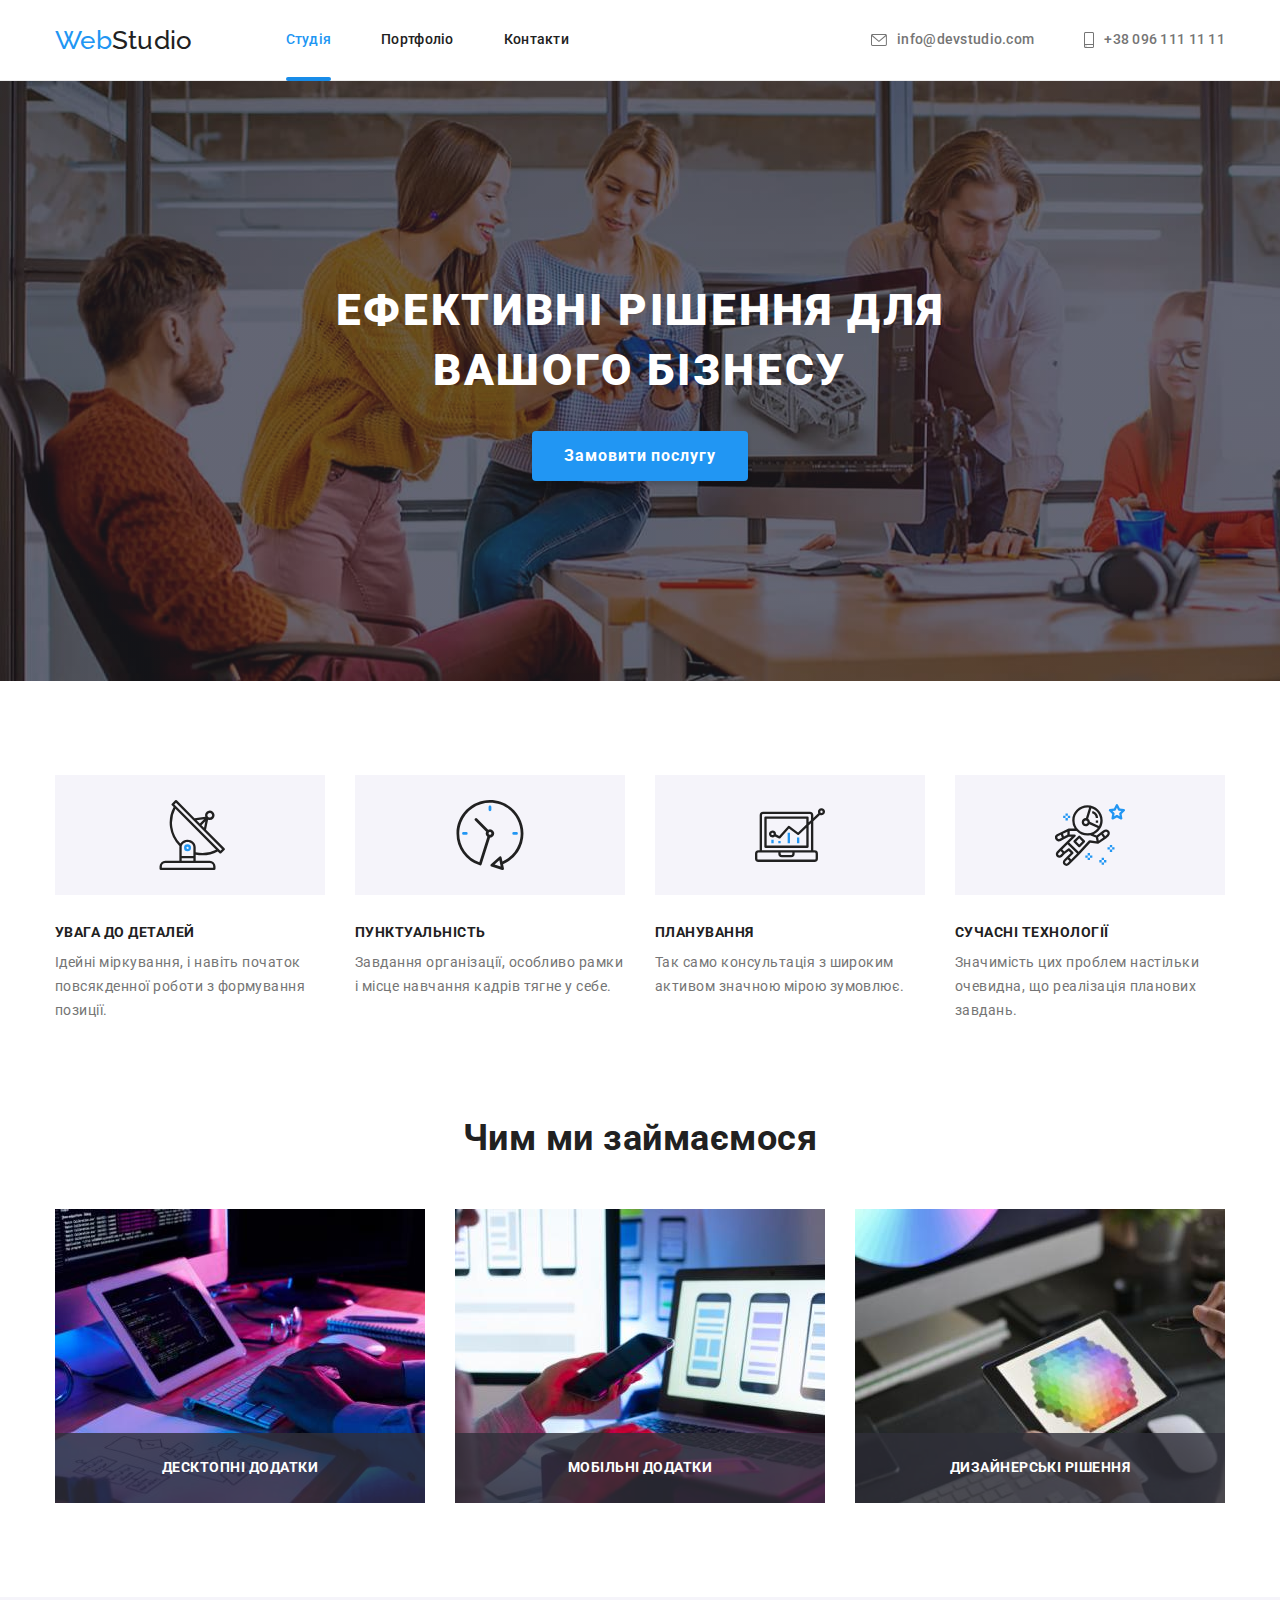
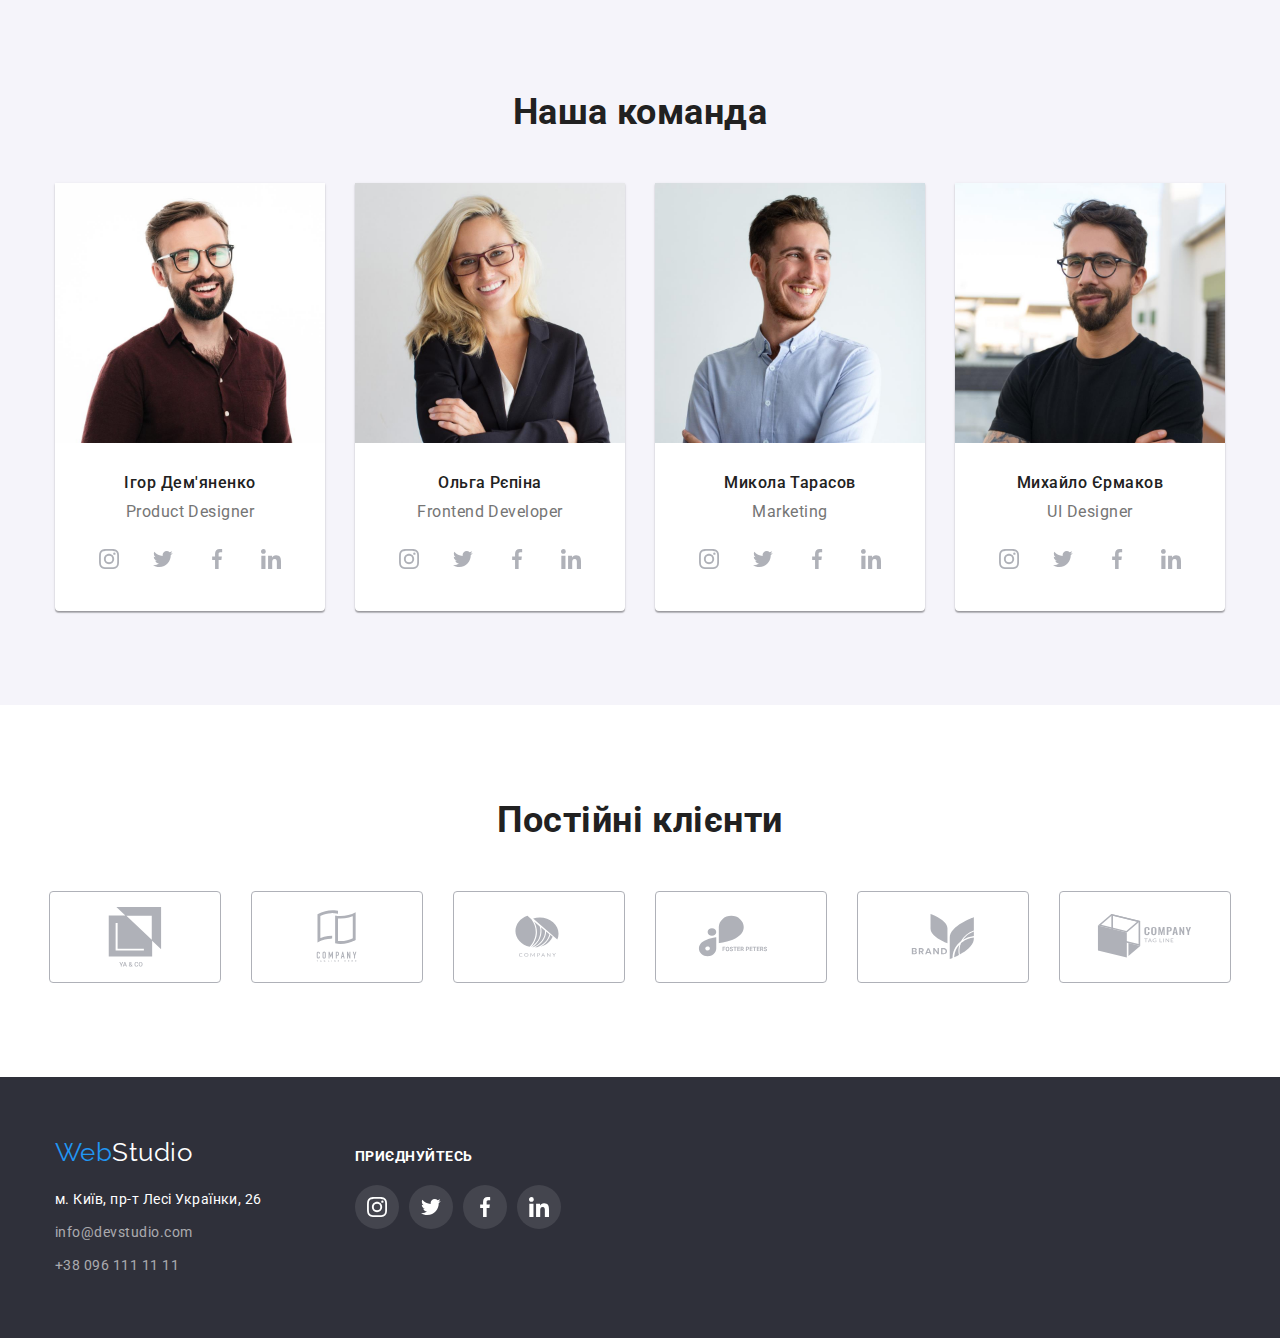
<file: index.html>
<!DOCTYPE html>
<html lang="uk">
  <head>
    <meta charset="UTF-8" />
    <meta http-equiv="X-UA-Compatible" content="IE=edge" />
    <meta name="viewport" content="width=device-width, initial-scale=1.0" />
    <title>WebStudio</title>
    <link rel="preconnect" href="https://fonts.googleapis.com">
    <link rel="preconnect" href="https://fonts.gstatic.com" crossorigin>
    <link
      href="https://fonts.googleapis.com/css2?family=Raleway:wght@700&family=Roboto:wght@400;500;700;900&display=swap"
      rel="stylesheet"
    />
    <link rel="stylesheet" href="https://cdnjs.cloudflare.com/ajax/libs/modern-normalize/1.1.0/modern-normalize.min.css">
    <link rel="stylesheet" href="./css/styles.css" />
  </head>
  <body>
    <header>
      <div class="header-box container">
        <nav>
          <a href="./index.html" class="logo"
            ><span class="web-logo">Web</span>Studio</a
          >
          <ul class="navigation list">
            <li class="item"><a href="./index.html" class="nav-title activ open">Студія</a></li>
            <li class="item"><a href="./portfolio.html" class="nav-title activ">Портфоліо</a></li>
            <li class="item"><a href="" class="nav-title activ">Контакти</a></li>
          </ul>
        </nav>
        <ul class="contact list">
          <li class="item">
            <a href="mailto:info@devstudio.com" class="nav-title mail activ">
              <svg class="icon-mail" width="16" height="12">
                <use href="./images/icons.svg#icon-envelope"  ></use>
              </svg>
              info@devstudio.com
            </a></li>
          <li class="item"><a href="tel:+380961111111" class="nav-title mail activ">
              <svg class="icon-mail" width="10" height="16">
                <use href="./images/icons.svg#icon-smartphone"></use>
              </svg>
            +38 096 111 11 11
          </a></li>
        </ul>
      </div>
    </header>

    <main>
      <section class="section hero">
        <div class="container">
          <h1 class="hero-title">Ефективні рішення для вашого бізнесу</h1>
          <button type="button" class="hero-button" data-modal-open>Замовити послугу</button>
        </div>
      </section>
      <!-- переваги -->
      <section class="section feat-cont">
        <div class="feat-cont container">
          <h2 class="visually-hidden">особливості</h2>
          <ul class="feature list">
            <li class="item">
              <div class="box">
                <svg aria-label="антена" class="feature-icon" width="70" height="70">
                  <use href="./images/icons.svg#icon-gps"></use>
                </svg>
              </div>
              <h3 class="feature-title">УВАГА ДО ДЕТАЛЕЙ</h3>
              <p class="feature-page">
                Ідейні міркування, і навіть початок повсякденної роботи з
                формування позиції.
              </p>
            </li>
            <li class="item">
              <div class="box">
                <svg aria-label="годинник" class="feature-icon" width="70" height="70">
                  <use href="./images/icons.svg#icon-clock"></use>
                </svg>
              </div>
              <h3 class="feature-title">ПУНКТУАЛЬНІСТЬ</h3>
              <p class="feature-page">
                Завдання організації, особливо рамки і місце навчання кадрів тягне
                у себе.
              </p>
            </li>
            <li class="item">
              <div class="box">
                <svg aria-label="ноутбук" class="feature-icon" width="70" height="70">
                  <use href="./images/icons.svg#icon-diagram"></use>
                </svg>
              </div>
              <h3 class="feature-title">ПЛАНУВАННЯ</h3>
              <p class="feature-page">
                Так само консультація з широким активом значною мірою зумовлює.
              </p>
            </li>
            <li class="item">
              <div class="box">
                <svg aria-label="астронавт" class="feature-icon" width="70" height="70">
                  <use href="./images/icons.svg#icon-astronaut"></use>
                </svg>
              </div>
              <h3 class="feature-title">СУЧАСНІ ТЕХНОЛОГІЇ</h3>
              <p class="feature-page">
                Значимість цих проблем настільки очевидна, що реалізація планових
                завдань.
              </p>
            </li>
          </ul>
        </div>
      </section>
      <!-- чим ми займаємося -->
      <section class="section">
        <div class="container">
          <h2 class="section-title">Чим ми займаємося</h2>
          <ul class="work list">
            <li class="item">
              <div class="work-wraps">
                <img
                src="./images/box1.jpg"
                alt="програмуєм"
                width="370"
                height="294"
              />
                <h3 class="work-text">Десктопні додатки</h3>
              </div>
            </li>
            <li class="item">
              <div class="work-wraps">
                <img
                src="./images/box2.jpg"
                alt="програмуєм"
                width="370"
                height="294"
              />
                <h3 class="work-text">Мобільні додатки</h3>
              </div>
            </li>
            <li class="item">
              <div class="work-wraps">
                <img
                src="./images/box3.jpg"
                alt="програмуєм"
                width="370"
                height="294"
              />
                <h3 class="work-text">Дизайнерські рішення</h3>
              </div>
            </li>
          </ul>    
        </div>
      </section>
      <!-- команда -->
      <section class="section sec-team">
          <div class="container">
            <h2 class="section-title">Наша команда</h2>
            <ul class="team list">
              <li class="team-list">
                <img
                  src="./images/img.jpg"
                  alt="ігор дем'яненко"
                  width="270"
                  height="260"
                />
                <div class="team-text">
                  <h3 class="team-title">Ігор Дем'яненко</h3>
                  <p class="team-page">Product Designer</p>                
                <ul class="social list">
                  <li>
                    <a href="" class="social-icon-bg">
                      <svg aria-label="інстаграм" class="social-icon" width="20" height="20">
                        <use href="./images/icons.svg#icon-instagram"></use>
                      </svg>
                    </a>
                  </li>
                  <li>
                    <a href="" class="social-icon-bg">
                      <svg aria-label="твітер" class="social-icon" width="20" height="20">
                        <use href="./images/icons.svg#icon-twitter"></use>
                      </svg>
                    </a>
                  </li>
                  <li>
                    <a href="" class="social-icon-bg">
                      <svg aria-label="фейсбук" class="social-icon" width="20" height="20">
                        <use href="./images/icons.svg#icon-facebook"></use>
                      </svg>
                    </a>
                  </li>
                  <li>
                    <a href="" class="social-icon-bg">
                      <svg aria-label="лінкедін" class="social-icon" width="20" height="20">
                        <use href="./images/icons.svg#icon-linkedin"></use>
                      </svg>
                    </a>
                  </li>
                </ul>
                </div> 
              </li>
              <li class="team-list">
                <img
                  src="./images/img-1.jpg"
                  alt="ольга рєпіна"
                  width="270"
                  height="260"
                />
                <div class="team-text">
                  <h3 class="team-title">Ольга Рєпіна</h3>
                  <p class="team-page">Frontend Developer</p>                 
                <ul class="social list">
                  <li>
                    <a href="" class="social-icon-bg">
                      <svg aria-label="інстаграм" class="social-icon" width="20" height="20">
                        <use href="./images/icons.svg#icon-instagram"></use>
                      </svg>
                    </a>
                  </li>
                  <li>
                    <a href="" class="social-icon-bg">
                      <svg aria-label="твітер" class="social-icon" width="20" height="20">
                        <use href="./images/icons.svg#icon-twitter"></use>
                      </svg>
                    </a>
                  </li>
                  <li>
                    <a href="" class="social-icon-bg">
                      <svg aria-label="фейсбук" class="social-icon" width="20" height="20">
                        <use href="./images/icons.svg#icon-facebook"></use>
                      </svg>
                    </a>
                  </li>
                  <li>
                    <a href="" class="social-icon-bg">
                      <svg aria-label="лінкедін" class="social-icon" width="20" height="20">
                        <use href="./images/icons.svg#icon-linkedin"></use>
                      </svg>
                    </a>
                  </li>
                </ul>
                </div>
              </li>
              <li class="team-list">
                <img
                  src="./images/img-2.jpg"
                  alt="микола тарасов"
                  width="270"
                  height="260"
                />
                <div class="team-text">
                  <h3 class="team-title">Микола Тарасов</h3>
                  <p class="team-page">Marketing</p>                 
                <ul class="social list">
                  <li>
                    <a href="" class="social-icon-bg">
                      <svg aria-label="інстаграм" class="social-icon" width="20" height="20">
                        <use href="./images/icons.svg#icon-instagram"></use>
                      </svg>
                    </a>
                  </li>
                  <li>
                    <a href="" class="social-icon-bg">
                      <svg aria-label="твітер" class="social-icon" width="20" height="20">
                        <use href="./images/icons.svg#icon-twitter"></use>
                      </svg>
                    </a>
                  </li>
                  <li>
                    <a href="" class="social-icon-bg">
                      <svg aria-label="фейсбук" class="social-icon" width="20" height="20">
                        <use href="./images/icons.svg#icon-facebook"></use>
                      </svg>
                    </a>
                  </li>
                  <li>
                    <a href="" class="social-icon-bg">
                      <svg aria-label="лінкедін" class="social-icon" width="20" height="20">
                        <use href="./images/icons.svg#icon-linkedin"></use>
                      </svg>
                    </a>
                  </li>
                </ul>
                </div>
              </li>
              <li class="team-list">
                <img
                  src="./images/img-3.jpg"
                  alt="михайло єрмаков"
                  width="270"
                  height="260"
                />
                <div class="team-text">
                  <h3 class="team-title">Михайло Єрмаков</h3>
                  <p class="team-page">UI Designer</p>                
                <ul class="social list">
                  <li>
                    <a href="" class="social-icon-bg">
                      <svg aria-label="інстаграм" class="social-icon" width="20" height="20">
                        <use href="./images/icons.svg#icon-instagram"></use>
                      </svg>
                    </a>
                  </li>
                  <li>
                    <a href="" class="social-icon-bg">
                      <svg aria-label="твітер" class="social-icon" width="20" height="20">
                        <use href="./images/icons.svg#icon-twitter"></use>
                      </svg>
                    </a>
                  </li>
                  <li>
                    <a href="" class="social-icon-bg">
                      <svg aria-label="фейсбук" class="social-icon" width="20" height="20">
                        <use href="./images/icons.svg#icon-facebook"></use>
                      </svg>
                    </a>
                  </li>
                  <li>
                    <a href="" class="social-icon-bg">
                      <svg aria-label="лінкедін" class="social-icon" width="20" height="20">
                        <use href="./images/icons.svg#icon-linkedin"></use>
                      </svg>
                    </a>
                  </li>
                </ul>
                </div> 
              </li>
            </ul>
          </div>
      </section>
      <!-- постійні клієнти -->
      <section class="section">
        <div class="container">
          <h2 class="section-title">Постійні клієнти</h2>
          <ul class="list clients">
            <li><a href="" class="client"><svg aria-label="клієнт 1" class="icon" width="106" height="60"><use href="./images/icons.svg#icon-logo1"></use></svg></a></li>
            <li><a href="" class="client"><svg aria-label="клієнт 2" class="icon" width="106" height="60"><use href="./images/icons.svg#icon-logo2"></use></svg></a></li>
            <li><a href="" class="client"><svg aria-label="клієнт 3" class="icon" width="106" height="60"><use href="./images/icons.svg#icon-logo3"></use></svg></a></li>
            <li><a href="" class="client"><svg aria-label="клієнт 4" class="icon" width="106" height="60"><use href="./images/icons.svg#icon-logo4"></use></svg></a></li>
            <li><a href="" class="client"><svg aria-label="клієнт 5" class="icon" width="106" height="60"><use href="./images/icons.svg#icon-logo5"></use></svg></a></li>
            <li><a href="" class="client"><svg aria-label="клієнт 6" class="icon" width="106" height="60"><use href="./images/icons.svg#icon-logo6"></use></svg></a></li>
          </ul>
        </div>
      </section>
    </main>

    <footer>
      <div class="container footer-warp">
        <div>
          <a href="./index.html" class="logo"
          ><span class="web-logo">Web</span>Studio</a>
          <address>
            <ul class="list">
              <li class="item">
                <a class="fotter-text activ"
                  href="https://goo.gl/maps/quhC2VMko56fDLku9"
                  target="_blank"
                  rel="noreferrer noopener nofollow"
                  >м. Київ, пр-т Лесі Українки, 26</a
                >
              </li>
              <li class="item">
                <a href="mailto:info@devstudio.com" class="mail activ"
                  >info@devstudio.com</a
                >
              </li>
              <li class="item">
                <a href="tel:+380961111111" class="mail activ">+38 096 111 11 11</a>
              </li>
            </ul>
          </address>
        </div>
        <div>
          <strong class="footer-title">ПРИЄДНУЙТЕСЬ</strong>
          <ul class="footer-social list">
            <li>
              <a href="" class="social-icon-bg footer-icon">
                <svg class="social-icon" width="20" height="20">
                  <use href="./images/icons.svg#icon-instagram"></use>
                </svg>
              </a>
            </li>
            <li>
              <a href="" class="social-icon-bg footer-icon">
                <svg class="social-icon" width="20" height="20">
                  <use href="./images/icons.svg#icon-twitter"></use>
                </svg>
              </a>
            </li>
            <li>
              <a href="" class="social-icon-bg footer-icon">
                <svg class="social-icon" width="20" height="20">
                  <use href="./images/icons.svg#icon-facebook"></use>
                </svg>
              </a>
            </li>
            <li>
              <a href="" class="social-icon-bg footer-icon">
                <svg class="social-icon" width="20" height="20">
                  <use href="./images/icons.svg#icon-linkedin"></use>
                </svg>
              </a>
            </li>
          </ul>
        </div>
      </div>
    </footer>
    <!-- backdrop -->
    <div class="backdrop is-hidden" data-modal>
      <div class="modal">
        <button class="modal-close-btn" type="button" data-modal-close>
          <svg class="backdrop-exit" width="11" height="11">
            <use href="./images/icons.svg#icon-exit"></use>
          </svg>
        </button>
      </div>
    </div>
    <script src="./js/modal.js"></script>
  </body>
</html>
</file>
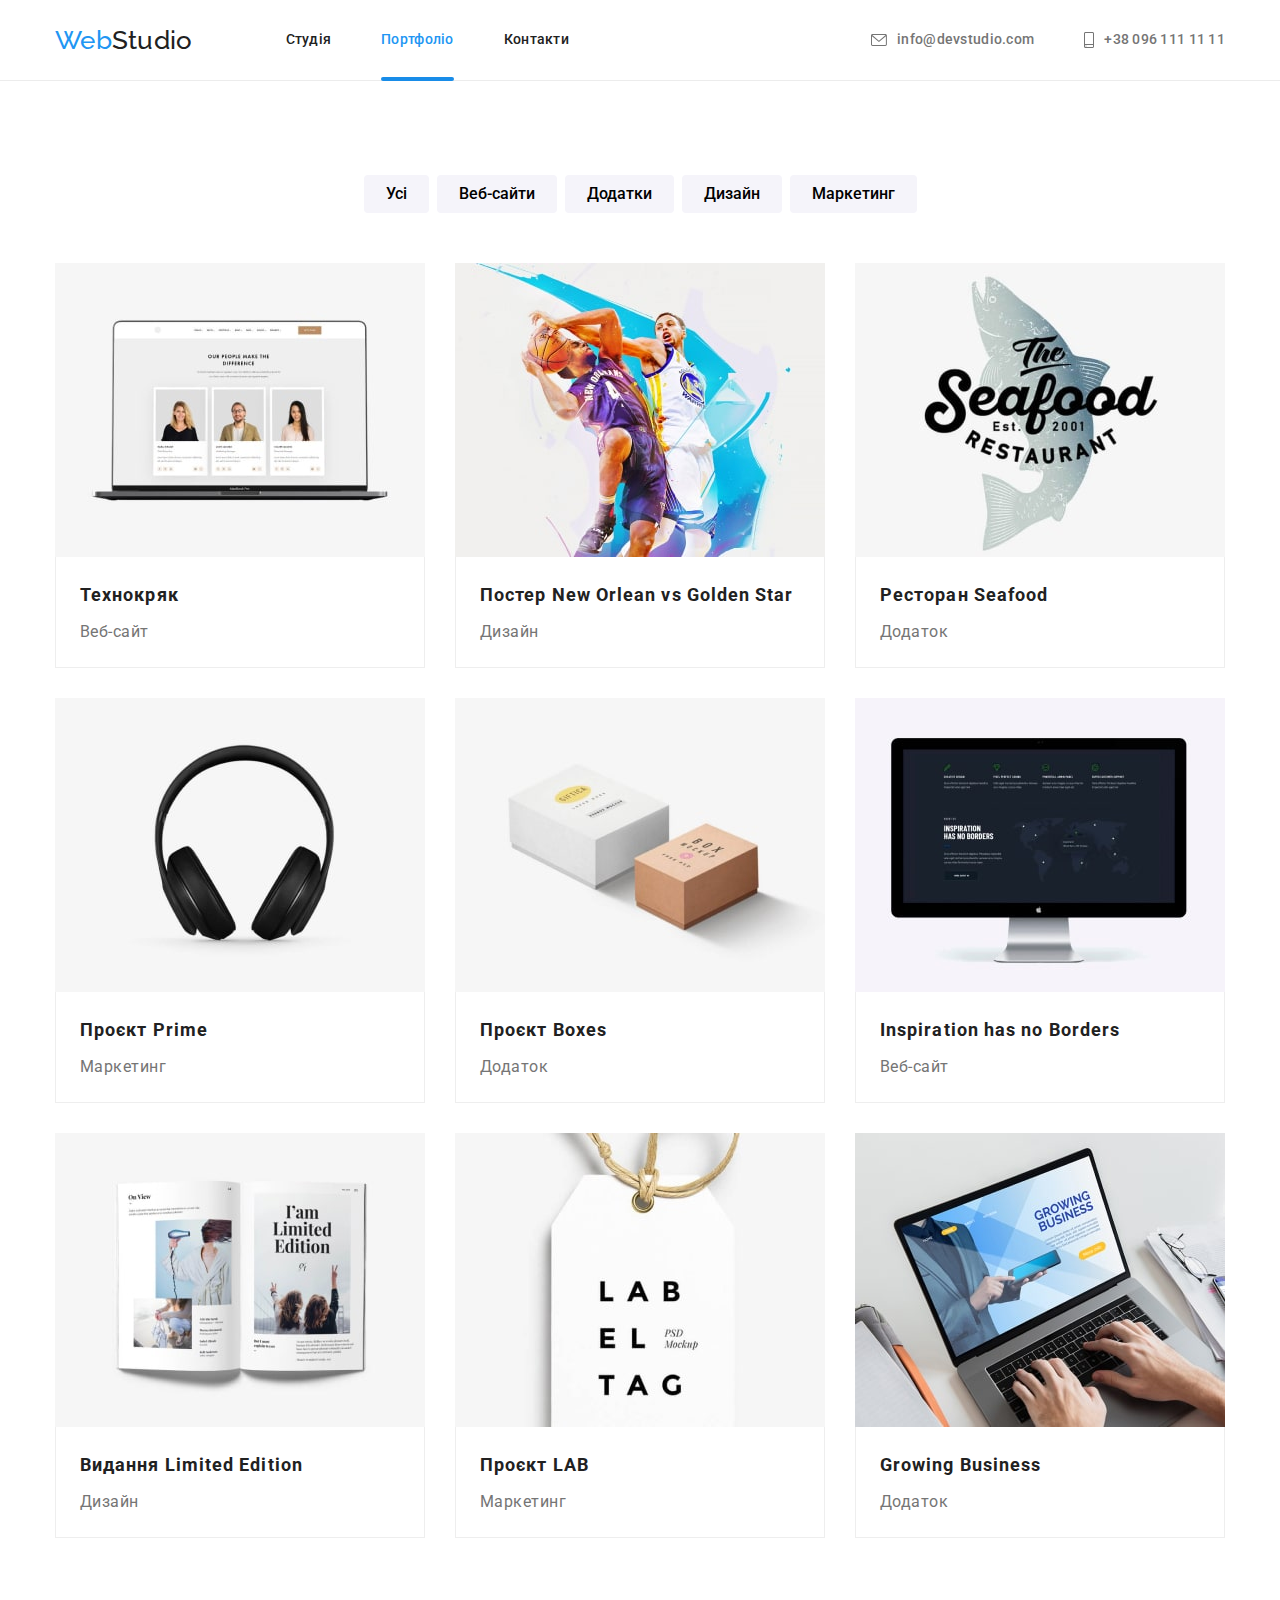
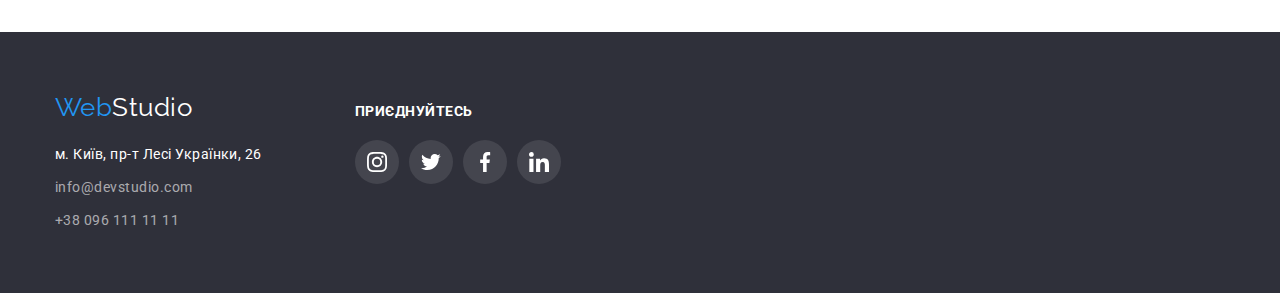
<file: portfolio.html>
<!DOCTYPE html>
<html lang="uk">
  <head>
    <meta charset="UTF-8" />
    <meta http-equiv="X-UA-Compatible" content="IE=edge" />
    <meta name="viewport" content="width=device-width, initial-scale=1.0" />
    <title>WebStudio</title>
    <link rel="preconnect" href="https://fonts.googleapis.com">
    <link rel="preconnect" href="https://fonts.gstatic.com" crossorigin>
    <link
      href="https://fonts.googleapis.com/css2?family=Raleway:wght@700&family=Roboto:wght@400;500;700;900&display=swap"
      rel="stylesheet"
    />
    <link rel="stylesheet" href="https://cdnjs.cloudflare.com/ajax/libs/modern-normalize/1.1.0/modern-normalize.min.css">
    <link rel="stylesheet" href="./css/styles.css" />
  </head>
  <body>
    <header>
      <div class="header-box container">
        <nav>
          <a href="./index.html" class="logo"
            ><span class="web-logo">Web</span>Studio</a
          >
          <ul class="navigation list">
            <li class="item"><a href="./index.html" class="nav-title activ">Студія</a></li>
            <li class="item"><a href="./portfolio.html" class="nav-title activ open">Портфоліо</a></li>
            <li class="item"><a href="" class="nav-title activ">Контакти</a></li>
          </ul>
        </nav>
        <ul class="contact list">
          <li class="item">
            <a href="mailto:info@devstudio.com" class="nav-title mail activ">
              <svg class="icon-mail" width="16" height="12">
                <use href="./images/icons.svg#icon-envelope"  ></use>
              </svg>
              info@devstudio.com
            </a></li>
          <li class="item"><a href="tel:+380961111111" class="nav-title mail activ">
              <svg class="icon-mail" width="10" height="16">
                <use href="./images/icons.svg#icon-smartphone"></use>
              </svg>
         
            +38 096 111 11 11
          </a></li>
        </ul>
      </div>
    </header>

    <main>
      <section class="section">
          <div class="container">
              <h1 class="visually-hidden">Портфоліо</h1>
            <ul class="filters list">
                <li><button type="button">Усі</button></li>
                <li><button type="button">Веб-сайти</button></li>
                <li><button type="button">Додатки</button></li>
                <li><button type="button">Дизайн</button></li>
                <li><button type="button">Маркетинг</button></li>
            </ul>
            <ul class="portfolio  list">
                <li>
                    <a href="" class="portfolio-box">
                      <div class="portfolio-overlay">
                        <img src="./images/portfolio/img.jpg" alt="Технокряк" width="370">
                        <p class="portfolio-text">Ресурс пропонує комплексні пропозиції з різним рівнем функціоналу та сервісів. Все це дозволить відвідувачу отримати вичерпні відомості про компанію чи приватну особу.</p>
                      </div>
                      <div class="text">
                        <h2 class="portfolio-title">Технокряк</h2>
                        <p class="portfolio-page">Веб-сайт</p>    
                      </div>
                    </a>
                </li>
                <li>
                    <a href="" class="portfolio-box">
                      <div class="portfolio-overlay">
                        <img src="./images/portfolio/img-1.jpg" alt="Дизайн" width="370">
                        <p class="portfolio-text">Ресурс пропонує комплексні пропозиції з різним рівнем функціоналу та сервісів. Все це дозволить відвідувачу отримати вичерпні відомості про компанію чи приватну особу.</p>
                      </div>
                      <div class="text">
                        <h2 class="portfolio-title">Постер New Orlean vs Golden Star</h2>
                        <p class="portfolio-page">Дизайн</p>
                      </div>
                    </a>
                </li>
                <li>
                  <a href="" class="portfolio-box">
                      <div class="portfolio-overlay">
                    <img src="./images/portfolio/img-2.jpg" alt="Додаток" width="370">
                        <p class="portfolio-text">Ресурс пропонує комплексні пропозиції з різним рівнем функціоналу та сервісів. Все це дозволить відвідувачу отримати вичерпні відомості про компанію чи приватну особу.</p>
                      </div>
                    <div class="text">
                      <h2 class="portfolio-title">Ресторан Seafood</h2>
                    <p class="portfolio-page">Додаток</p>
                    </div>    
                  </a>                      
                </li>
                <li>
                  <a href="" class="portfolio-box">
                      <div class="portfolio-overlay">
                    <img src="./images/portfolio/img-3.jpg" alt="Маркетинг" width="370">
                        <p class="portfolio-text">Ресурс пропонує комплексні пропозиції з різним рівнем функціоналу та сервісів. Все це дозволить відвідувачу отримати вичерпні відомості про компанію чи приватну особу.</p>
                      </div>
                    <div class="text">
                      <h2 class="portfolio-title">Проєкт Prime</h2>
                    <p class="portfolio-page">Маркетинг</p>
                    </div> 
                  </a>                       
                </li>
                <li>
                  <a href="" class="portfolio-box">
                      <div class="portfolio-overlay">
                    <img src="./images/portfolio/img-4.jpg" alt="Додаток" width="370">
                        <p class="portfolio-text">Ресурс пропонує комплексні пропозиції з різним рівнем функціоналу та сервісів. Все це дозволить відвідувачу отримати вичерпні відомості про компанію чи приватну особу.</p>
                      </div>
                    <div class="text">
                      <h2 class="portfolio-title">Проєкт Boxes</h2>
                    <p class="portfolio-page">Додаток</p>
                    </div>  
                  </a>                      
                </li>
                <li>
                  <a href="" class="portfolio-box">
                      <div class="portfolio-overlay">
                    <img src="./images/portfolio/img-5.jpg" alt="Веб-сайт" width="370">
                        <p class="portfolio-text">Ресурс пропонує комплексні пропозиції з різним рівнем функціоналу та сервісів. Все це дозволить відвідувачу отримати вичерпні відомості про компанію чи приватну особу.</p>
                      </div>
                    <div class="text">
                      <h2 class="portfolio-title">Inspiration has no Borders</h2>
                    <p class="portfolio-page">Веб-сайт</p>
                    </div>
                  </a>                  
                </li>
                <li>
                  <a href="" class="portfolio-box">
                      <div class="portfolio-overlay">
                    <img src="./images/portfolio/img-6.jpg" alt="Дизайн" width="370">
                        <p class="portfolio-text">Ресурс пропонує комплексні пропозиції з різним рівнем функціоналу та сервісів. Все це дозволить відвідувачу отримати вичерпні відомості про компанію чи приватну особу.</p>
                      </div>
                    <div class="text">
                      <h2 class="portfolio-title">Видання Limited Edition</h2>
                    <p class="portfolio-page">Дизайн</p>
                    </div>
                  </a>                  
                </li>
                <li>
                  <a href="" class="portfolio-box">
                      <div class="portfolio-overlay">
                    <img src="./images/portfolio/img-7.jpg" alt="Маркетинг" width="370">
                        <p class="portfolio-text">Ресурс пропонує комплексні пропозиції з різним рівнем функціоналу та сервісів. Все це дозволить відвідувачу отримати вичерпні відомості про компанію чи приватну особу.</p>
                      </div>
                    <div class="text">
                      <h2 class="portfolio-title">Проєкт LAB</h2>
                    <p class="portfolio-page">Маркетинг</p>
                    </div>
                  </a>                  
                </li>
                <li>
                  <a href="" class="portfolio-box">
                      <div class="portfolio-overlay">
                    <img src="./images/portfolio/img-8.jpg" alt="Додаток" width="370">
                        <p class="portfolio-text">Ресурс пропонує комплексні пропозиції з різним рівнем функціоналу та сервісів. Все це дозволить відвідувачу отримати вичерпні відомості про компанію чи приватну особу.</p>
                      </div>
                    <div class="text">
                      <h2 class="portfolio-title">Growing Business</h2>
                    <p class="portfolio-page">Додаток</p>
                    </div>
                  </a>                  
                </li>
            </ul>
          </div>
      </section>
    </main>

    <footer>
      <div class="container footer-warp">
        <div>
          <a href="./index.html" class="logo"
          ><span class="web-logo">Web</span>Studio</a>
          <address>
            <ul class="list">
              <li class="item">
                <a class="fotter-text activ"
                  href="https://goo.gl/maps/quhC2VMko56fDLku9"
                  target="_blank"
                  rel="noreferrer noopener nofollow"
                  >м. Київ, пр-т Лесі Українки, 26</a
                >
              </li>
              <li class="item">
                <a href="mailto:info@devstudio.com" class="mail activ"
                  >info@devstudio.com</a
                >
              </li>
              <li class="item">
                <a href="tel:+380961111111" class="mail activ">+38 096 111 11 11</a>
              </li>
            </ul>
          </address>
        </div>
        <div>
          <strong class="footer-title">ПРИЄДНУЙТЕСЬ</strong>
          <ul class="footer-social list">
            <li>
              <a href="" class="social-icon-bg footer-icon">
                <svg class="social-icon" width="20" height="20">
                  <use href="./images/icons.svg#icon-instagram"></use>
                </svg>
              </a>
            </li>
            <li>
              <a href="" class="social-icon-bg footer-icon">
                <svg class="social-icon" width="20" height="20">
                  <use href="./images/icons.svg#icon-twitter"></use>
                </svg>
              </a>
            </li>
            <li>
              <a href="" class="social-icon-bg footer-icon">
                <svg class="social-icon" width="20" height="20">
                  <use href="./images/icons.svg#icon-facebook"></use>
                </svg>
              </a>
            </li>
            <li>
              <a href="" class="social-icon-bg footer-icon">
                <svg class="social-icon" width="20" height="20">
                  <use href="./images/icons.svg#icon-linkedin"></use>
                </svg>
              </a>
            </li>
          </ul>
        </div>
      </div>
    </footer>

  </body>
</html>
</file>
<file: css/styles.css>
:root {
    --white-color: #ffffff;
    --hero-foot-bg: #2F303A;
    
    --team-butt-bg: #F5F4FA;

    --primary-color-text: #757575;
    --title-color-text: #212121;
    --active-bg-color: #2196F3;
    --active-butt-bg: #188CE8;
    --footer-color-a: rgba(255, 255, 255, 0.6);
    --bg-hero: rgba(47, 48, 58, 0.4);
    --icon: #AFB1B8;
    --border-clients: rgba(175, 177, 184, 1);
    --footer-icon: rgba(255, 255, 255, 0.1);
    --time-animation: 250ms cubic-bezier(0.4, 0, 0.2, 1);
}


body {
    font-family: 'Roboto', 'Verdana', 'Arial', 'snas-serif';

    color: var(--primary-color-text);
    background-color: var(--white-color);
    letter-spacing: 0.03em;
}
.visually-hidden {
    position: absolute;
    clip: rect(0 0 0 0);
    width: 1px;
    height: 1px;
    margin: -1px;
}
.list {
    list-style: none;
    padding: 0;
    margin: 0;
}

h1,h2,h3,h4,h5,h6,p,ul {
    margin: 0;
}

img {
    display: block;
    max-width: 100%;
}
.container {
    width: 1200px;
    margin-left: auto;
    margin-right: auto;
    padding: 0 15px;   
}
.section {
    padding-top: 94px;
    padding-bottom: 94px;
}
button {
    font: inherit;
    cursor: pointer;
}

/* header */
header {
    font-weight: 500;
    font-size: 14px;
    line-height: 1.14;
    letter-spacing: 0.02em;
    border-bottom: 1px solid rgba(236, 236, 236, 1);

}
.header-box {
    display: flex;
    padding: 0 15px; 
}
.logo {
    font-family: 'Raleway', 'snas-serif';
    text-decoration: none;
    font-size: 26px;
    line-height: 1.19;
    color: var(--title-color-text) ;
}
.web-logo {
    color: var(--active-bg-color);
}

.navigation {
    display: flex;
    margin-left: 93px;
    gap: 50px;
}
.navigation .item {
    display: block;
}

nav {
    display: flex;
    align-items: center;
}
.nav-title {
    position: relative;
    color: var(--title-color-text);
    display: inline-block;
    padding: 32px 0;
}
.navigation .nav-title::after {
    position: absolute;
    left: 0;
    bottom: -1px;

    content: "";
    width: 100%;
    height: 4px;
    background-color: var(--active-butt-bg);
    border-radius: 2px;

    transform: scaleX(0);
    transition: transform var(--time-animation);
}

.nav-title:hover::after,
.nav-title:focus::after,
.nav-title.open::after {
    transform: scalex(1);
}


.activ {
    text-decoration: none;
    transition: color var(--time-animation);
}
.activ:hover,
.activ:focus,
.open {
    color:  var(--active-bg-color)
    
}


.contact {
    display: flex;
    margin-left: auto;
    align-items: center;
    gap: 50px;
}
.contact .item {
    display: flex;
}
.contact .icon-mail {
    margin-right: 10px;
}
.mail {
    display: flex;
    align-items: center;
    color: var(--primary-color-text);
    fill: currentColor;
}

/* hero */
.hero {
    margin: 0 auto;
    max-width: 1600px;
    background-color: var(--hero-foot-bg);
    padding: 200px 15px;
    text-align: center;
    background-image: linear-gradient( var(--bg-hero), var(--bg-hero)), url(../images/hero.jpg);
    background-size: cover;
    background-repeat: no-repeat;
    
}

.hero-title {
    margin: 0 auto;
    margin-bottom: 30px;
    width: 696px;

    font-weight: 900;
    font-size: 44px;
    line-height: 1.36;
    letter-spacing: 0.06em;
    text-transform: uppercase;
    color: var(--white-color);
}

.hero-button {
    margin: 0 auto;
    
    font-weight: 700;
    font-size: 16px;
    line-height: 1.88;
    letter-spacing: 0.06em;
    color: var(--white-color);
    background-color: var(--active-bg-color);

    box-shadow: 0px 4px 4px rgb(0 0 0 / 15%);
    border-radius: 4px;
    padding: 10px 32px;
    border-width: 0;

    transition: background-color var(--time-animation);
}
.hero-button:hover,
.hero-button:focus {
    background-color: var(--active-butt-bg);
}
/* особливості */
.feature {
    display: flex;
    gap: 30px;
}
.feat-cont {
    padding-bottom: 0;
}
.feature .item {
    width: 270px;
}

.feature-title {
    margin-top: 0;
    margin-bottom: 10px;
    font-size: 14px;
    line-height: 1.14;
    
    color: var(--title-color-text);
    text-transform: uppercase;
}


.feature-page {
    margin: 0;
    font-size: 14px;
    line-height: 1.71;
}
/* section */

.section-title {
    margin-top: 0;
    margin-bottom: 50px;

    color: var(--title-color-text);
    font-size: 36px;
    line-height: 1.17;
    text-align: center;
    
}
/* work */
.work {
    display: flex;
    gap: 30px;
}
.work-wraps {
    position: relative;
}
.work-text {
    position: absolute;
    left: 0;
    bottom: 0;
    width: 100%;
    min-height: 70px;
    padding: 27px 15px;
    text-align: center;

    font-size: 14px;
    line-height: 1.14;
    text-transform: uppercase;
    color: var(--white-color);
    background-color: rgba(47, 48, 58, 0.8);    
}

.box {
    display: flex;
    justify-content: center;
    align-items: center;
    width: 270px;
    height: 120px;
    background-color: var(--team-butt-bg);
    margin-bottom: 30px;
}

/* team */
.sec-team {
    background-color: var(--team-butt-bg);
}
.team {
    display: flex;

    font-size: 16px;
    line-height: 1.19;
    text-align: center;
    gap: 30px;
}

.team-title {
    margin-bottom: 10px;
    
    
    font-size: 16px;
    font-weight: 500;
    line-height: 1.19;
    color: var(--title-color-text);
}

.team-list {
    width: 270px;

    box-shadow: 0px 1px 3px rgba(0, 0, 0, 0.12), 0px 1px 1px rgba(0, 0, 0, 0.14), 0px 2px 1px rgba(0, 0, 0, 0.2);
    border-radius: 0px 0px 4px 4px;
    background-color: var(--white-color);
}

.team-text {
    padding: 30px 0;
}
.team-page {
    margin-bottom: 16px;
}
.social {
    display: flex;
    justify-content: center;
    gap: 10px;
}
.social-icon-bg {
    display: flex;
    align-items: center;
    justify-content: center;
    width: 44px;
    height: 44px;
    border-radius: 50%;
    background-color: var(--white-color);
    fill: var(--icon);
    
    transition: background-color var(--time-animation), fill var(--time-animation);
}
.social-icon-bg:hover,.social-icon-bg:focus {
    background-color: var(--active-bg-color);
    fill: var(--white-color);
}
/* client */
.clients {
    display: flex;
    justify-content: center;
    gap: 30px;

}
.client {
    display: flex;
    padding: 15px 32px;

    border: 1px solid var(--border-clients);
    border-radius: 4px;

}
.client {
    fill: var(--icon);
    transition:  border-color var(--time-animation),fill var(--time-animation);
}
.client:hover, .client:focus   {
    border-color: var(--active-bg-color);
    fill: var(--active-bg-color);
}


/* footer */
footer {
    background-color: var(--hero-foot-bg);
    padding: 60px 0;
}

address {
    font-style: normal;
    margin-top: 20px;
    font-size: 14px;
    line-height: 1.71;
    
}

address .item:not(:last-child) {
    margin-bottom: 9px;
}

footer .logo {
    color: var(--white-color)
}
.fotter-text {
    color: var(--white-color)
}

footer .mail {
    color: var(--footer-color-a);
}
/* footer warps */
.footer-warp {
    display: flex;
    align-items: baseline;
    gap: 93px;
}


.footer-title {
    display: inline-block;
    margin-bottom: 20px;

    font-size: 14px;
    line-height: 1.14;
    text-transform: uppercase;
    color: var(--white-color);
}
.footer-social {
    display: flex;
    gap: 10px;
}
.footer-icon {
    background-color: var(--footer-icon);
    fill: var(--white-color);
}

/* backdrop */
.backdrop {
    position: fixed;
    top:0;
    left: 0;
    width: 100%;
    height: 100%;
    transition: opacity var(--time-animation), visibility var(--time-animation);
    background: rgba(0, 0, 0, 0.2);
}
.backdrop.is-hidden {
    pointer-events: none;
    opacity: 0;
    visibility: hidden;
}
.modal {
    position: absolute;
    top: 50%;
    left: 50%;
    
    width: 528px;
    height: 581px;
    padding: 40px;
    background-color: var(--white-color);
    box-shadow: 0px 1px 3px rgba(0, 0, 0, 0.12), 0px 1px 1px rgba(0, 0, 0, 0.14), 0px 2px 1px rgba(0, 0, 0, 0.2);
    border-radius: 4px;
    transform: translate(-50%, -50%) scale(1);
    transition: transform var(--time-animation), box-shadow var(--time-animation);
    
}
.backdrop.is-hidden .modal {
    transform: translate(-50%, -50%) scale(1.5);
}
.modal-close-btn {
    position: absolute;
    top: 8px;
    right: 8px;
    width: 30px;
    height: 30px;
    padding: 6px;

    background-color: var(--white-color);
    border: 1px solid rgba(0, 0, 0, 0.1);
    border-radius: 50%;
}

/* portfolio */
.filters {
    margin-bottom: 50px;
    display: flex;
    justify-content: center;
    gap: 8px;
}
.filters button {
    font-weight: 500;
    font-size: 16px;
    line-height: 1.63;
    background-color: var(--team-butt-bg);
    border-radius: 4px;
    border-color: var(--another-white);
    border-width: 0;
    padding: 6px 22px;
    transition: background-color var(--time-animation),color var(--time-animation), box-shadow var(--time-animation);
}

.filters button:hover,
.filters button:focus {
    background-color: var(--active-bg-color);
    color: var(--white-color);
    box-shadow: 0px 3px 1px rgba(0, 0, 0, 0.1), 0px 1px 2px rgba(0, 0, 0, 0.08), 0px 2px 2px rgba(0, 0, 0, 0.12);
}

.portfolio {
    display: flex;
    flex-wrap: wrap;
    gap: 30px;
}
.portfolio-box {
    text-decoration: none;
    display: block;
    transition: box-shadow var(--time-animation);
}
.portfolio-box:hover,
.portfolio-box:focus {
    box-shadow: 0px 1px 1px rgba(0, 0, 0, 0.12), 0px 4px 4px rgba(0, 0, 0, 0.06), 1px 4px 6px rgba(0, 0, 0, 0.16);
}

.portfolio-overlay {
    position: relative;
    overflow: hidden;
}

.portfolio-text {
    position: absolute;
    left: 0;
    top: 0;

    width:  100%;
    height: 100%;
    padding: 63px 24px;

    font-size: 18px;
    line-height: 1.56;
    color: var(--white-color);
    background-color: rgba(33, 150, 243, 0.9);
    transform: translateY(101%);
    transition: transform var(--time-animation);
}

.portfolio-box:hover .portfolio-text,
.portfolio-box:focus .portfolio-text {
    transform: translateY(0);
}
.portfolio .text {
    padding: 20px 24px;
    border: 1px solid rgba(238, 238, 238, 1);
    border-top: 0;
}
.portfolio-title {
    margin-bottom: 4px;
    font-size: 18px;
    line-height: 2;
    letter-spacing: 0.06em;
    color: var(--title-color-text);
}
.portfolio-page {
    font-size: 16px;
    line-height: 1.88;
    color: var(--primary-color-text);
}
</file>
